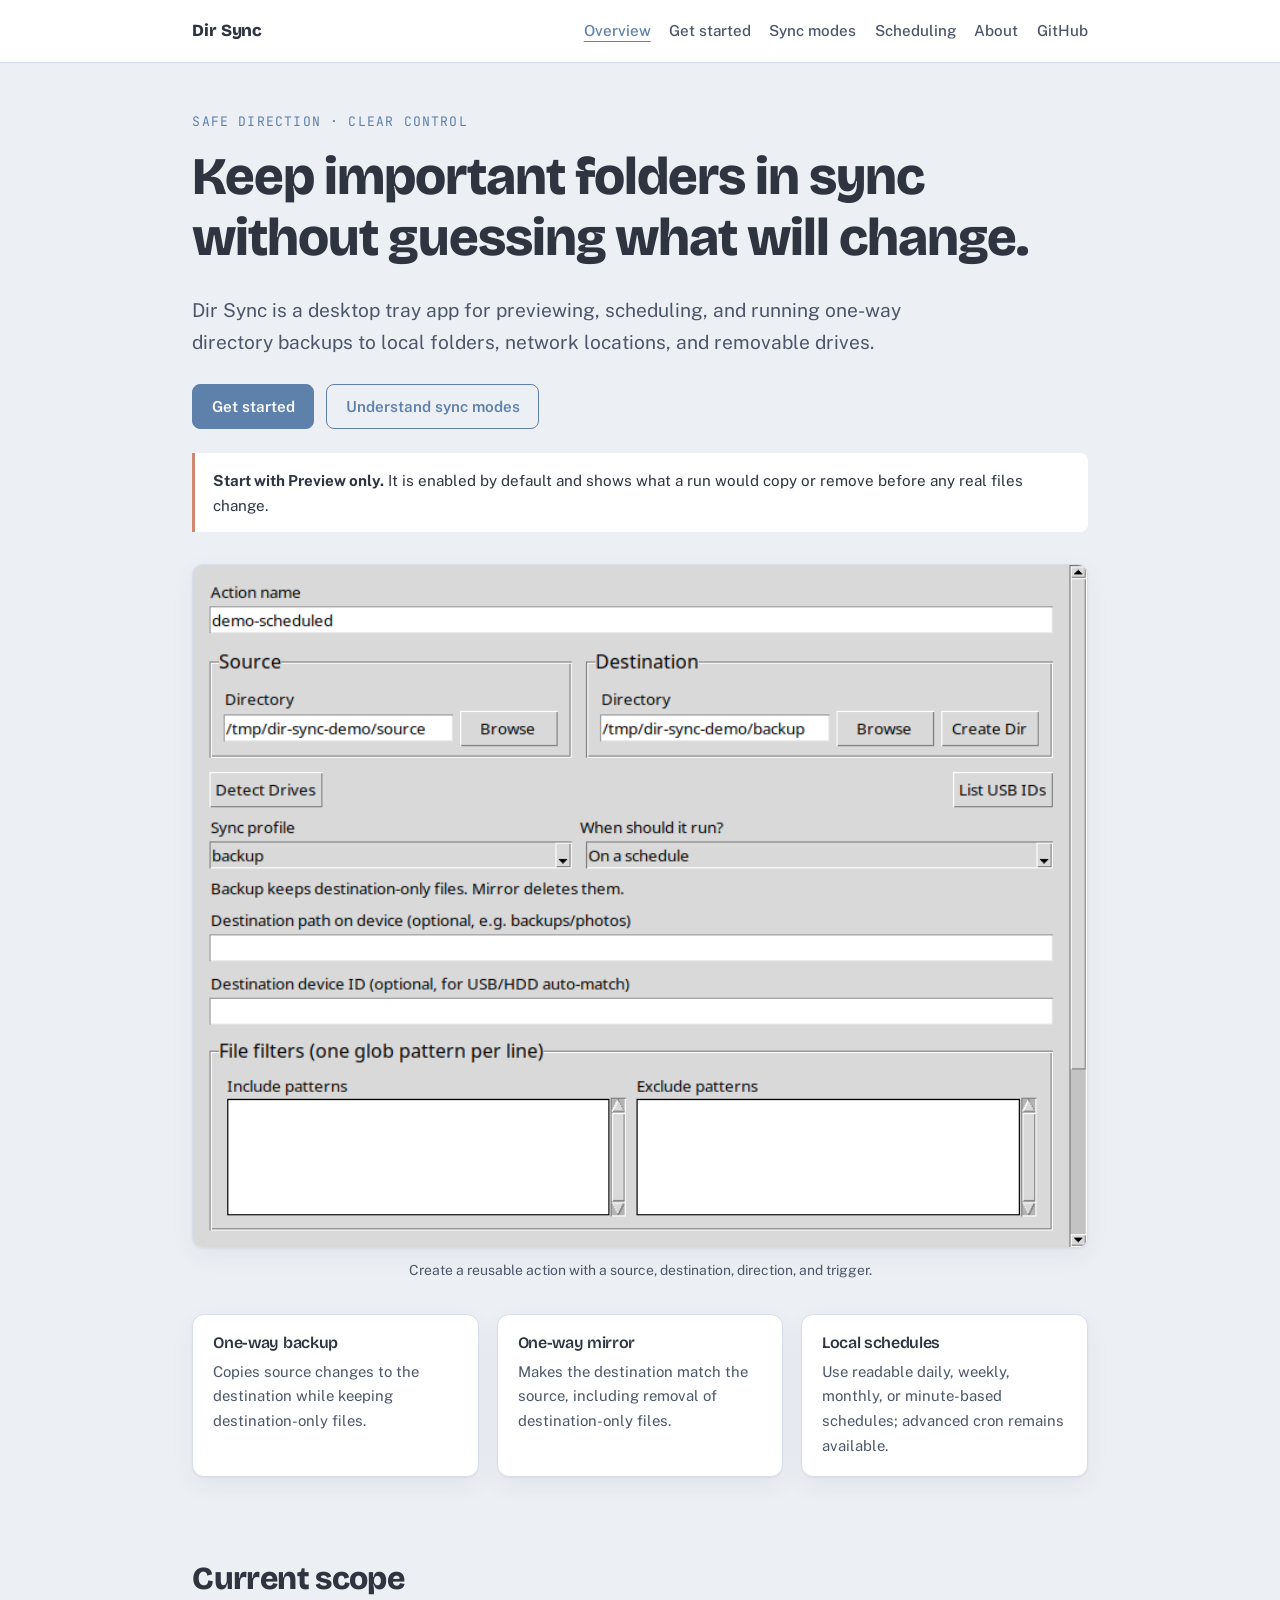
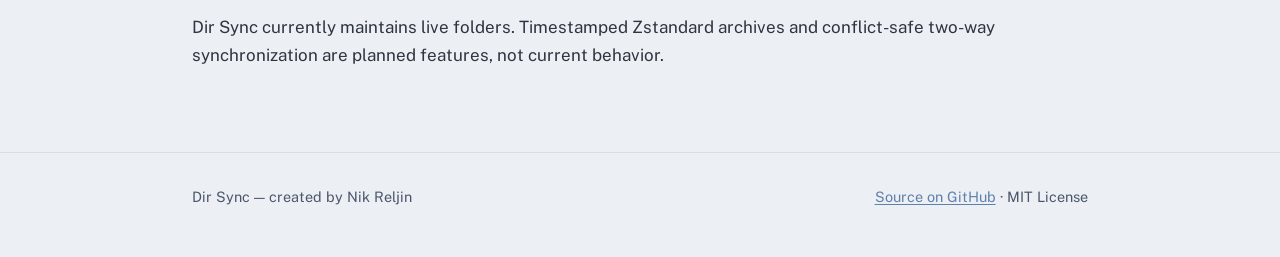
<file: site/index.html>
<!doctype html><html lang="en"><head><meta charset="utf-8"><meta name="viewport" content="width=device-width,initial-scale=1"><title>Dir Sync — safe directory backup</title><meta name="description" content="A desktop companion for safe directory backups and scheduled synchronization."><link rel="preconnect" href="https://fonts.googleapis.com"><link rel="preconnect" href="https://fonts.gstatic.com" crossorigin><link href="https://fonts.googleapis.com/css2?family=Bricolage+Grotesque:opsz,wght@12..96,600;12..96,800&family=JetBrains+Mono:wght@400;700&family=Public+Sans:wght@400;500;600&display=swap" rel="stylesheet"><link rel="stylesheet" href="style.css"></head><body><a class="skip" href="#main">Skip to content</a><header class="site"><div class="wrap"><a class="brand" href="index.html">Dir Sync</a><nav class="site"><a href="index.html" aria-current="page">Overview</a><a href="getting-started.html">Get started</a><a href="sync-modes.html">Sync modes</a><a href="scheduling.html">Scheduling</a><a href="about.html">About</a><a href="https://github.com/nikolareljin/dir-sync">GitHub</a></nav></div></header><main id="main"><div class="wrap"><div class="hero"><div class="hero-text"><p class="tagline">Safe direction · Clear control</p><h1>Keep important folders in sync without guessing what will change.</h1><p class="lede">Dir Sync is a desktop tray app for previewing, scheduling, and running one-way directory backups to local folders, network locations, and removable drives.</p><div class="actions"><a class="btn btn-primary" href="getting-started.html">Get started</a><a class="btn btn-ghost" href="sync-modes.html">Understand sync modes</a></div></div></div><div class="note"><strong>Start with Preview only.</strong> It is enabled by default and shows what a run would copy or remove before any real files change.</div><figure><img src="assets/screenshots/action-editor.png" alt="Dir Sync action editor using only /tmp/dir-sync-demo paths."><figcaption>Create a reusable action with a source, destination, direction, and trigger.</figcaption></figure><div class="cards"><div class="card"><h3>One-way backup</h3><p>Copies source changes to the destination while keeping destination-only files.</p></div><div class="card"><h3>One-way mirror</h3><p>Makes the destination match the source, including removal of destination-only files.</p></div><div class="card"><h3>Local schedules</h3><p>Use readable daily, weekly, monthly, or minute-based schedules; advanced cron remains available.</p></div></div><h2>Current scope</h2><p>Dir Sync currently maintains live folders. Timestamped Zstandard archives and conflict-safe two-way synchronization are planned features, not current behavior.</p></div></main><footer class="site"><div class="wrap"><span>Dir Sync — created by Nik Reljin</span><span><a href="https://github.com/nikolareljin/dir-sync">Source on GitHub</a> · MIT License</span></div></footer><script src="copy.js" defer></script></body></html>
</file>
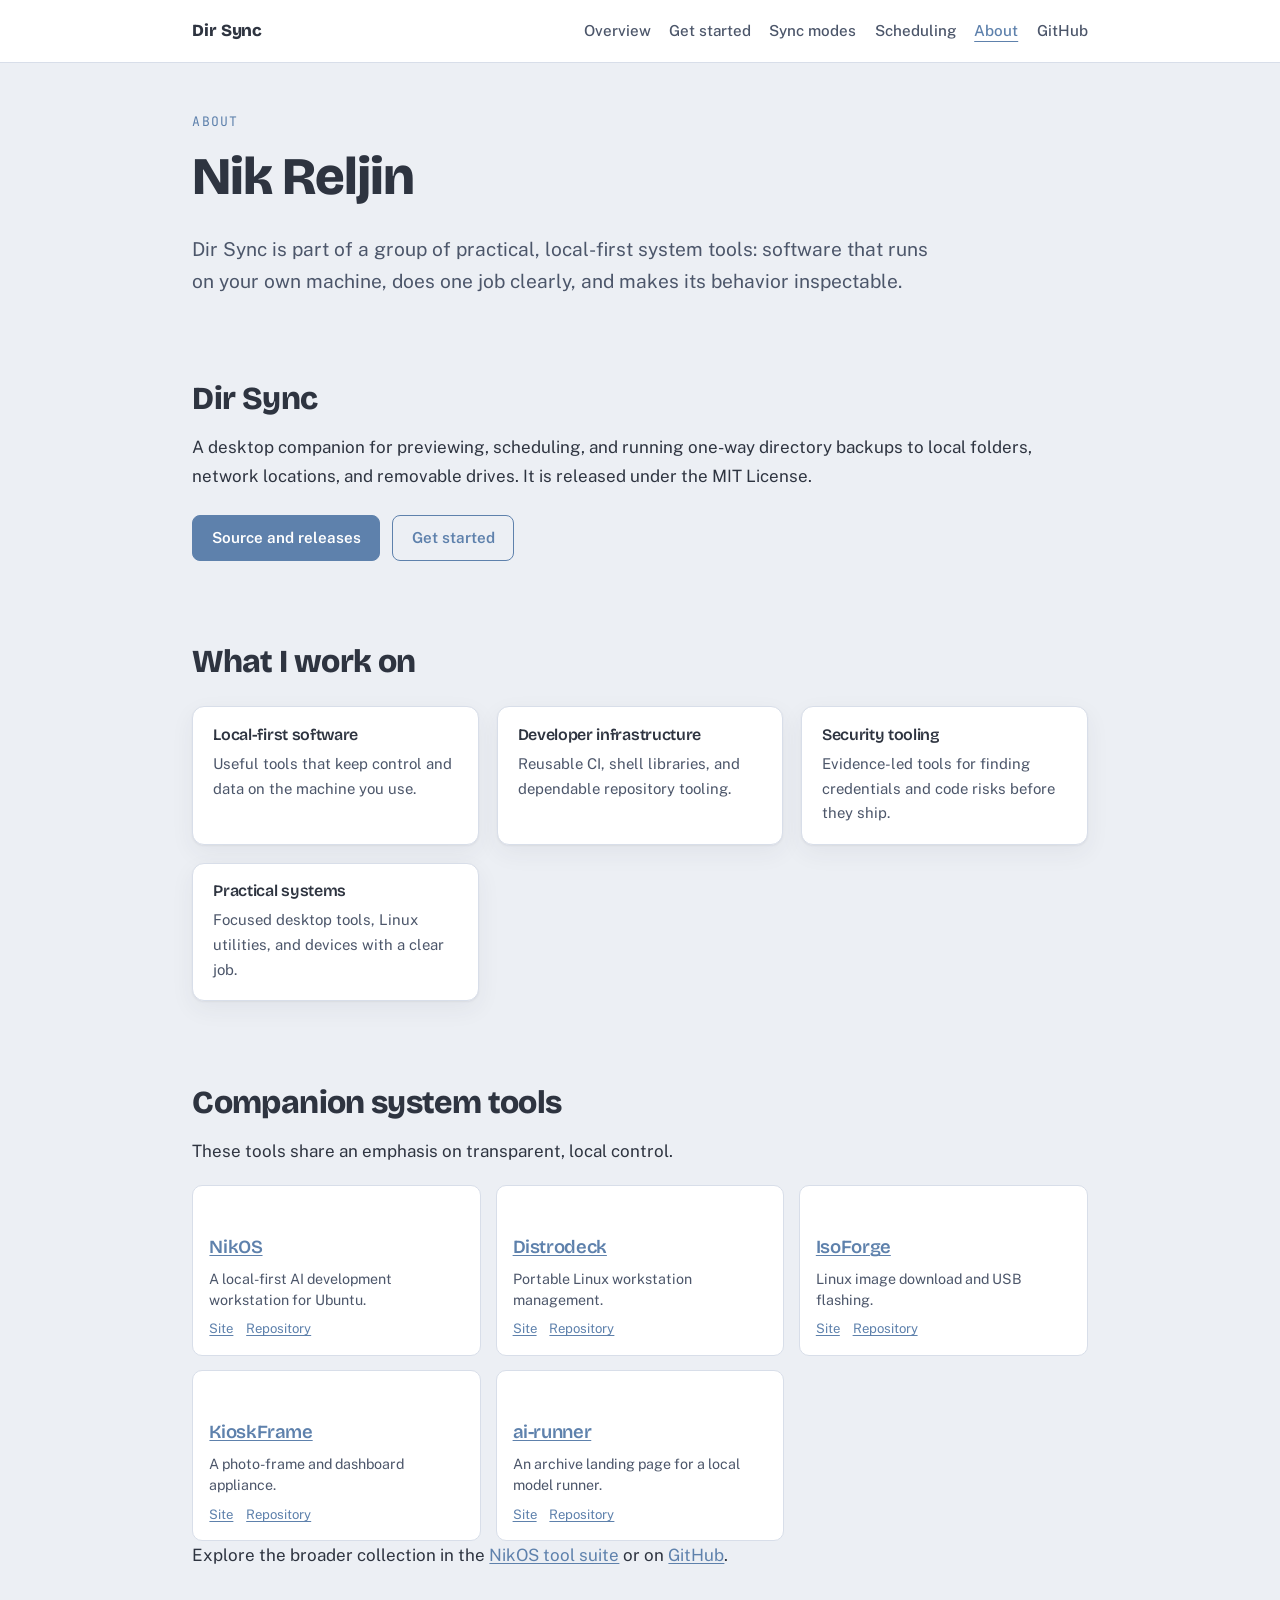
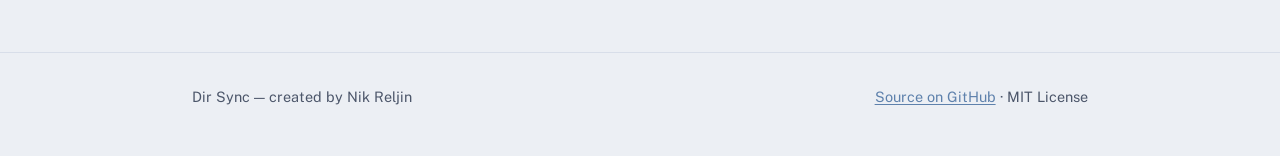
<file: site/about.html>
<!doctype html>
<html lang="en">
<head>
  <meta charset="utf-8">
  <meta name="viewport" content="width=device-width,initial-scale=1">
  <meta name="description" content="About Dir Sync and Nik Reljin's local-first system tools.">
  <title>About — Dir Sync</title>
  <link rel="preconnect" href="https://fonts.googleapis.com">
  <link rel="preconnect" href="https://fonts.gstatic.com" crossorigin>
  <link href="https://fonts.googleapis.com/css2?family=Bricolage+Grotesque:opsz,wght@12..96,600;12..96,800&family=JetBrains+Mono:wght@400;700&family=Public+Sans:wght@400;500;600&display=swap" rel="stylesheet">
  <link rel="stylesheet" href="style.css">
</head>
<body>
<a class="skip" href="#main">Skip to content</a>
<header class="site"><div class="wrap">
  <a class="brand" href="index.html">Dir Sync</a>
  <nav class="site">
    <a href="index.html">Overview</a><a href="getting-started.html">Get started</a><a href="sync-modes.html">Sync modes</a><a href="scheduling.html">Scheduling</a><a href="about.html" aria-current="page">About</a><a href="https://github.com/nikolareljin/dir-sync">GitHub</a>
  </nav>
</div></header>
<main id="main"><div class="wrap">
  <p class="tagline">About</p>
  <h1>Nik Reljin</h1>
  <p class="lede">Dir Sync is part of a group of practical, local-first system tools: software that runs on your own machine, does one job clearly, and makes its behavior inspectable.</p>

  <h2>Dir Sync</h2>
  <p>A desktop companion for previewing, scheduling, and running one-way directory backups to local folders, network locations, and removable drives. It is released under the MIT License.</p>
  <div class="actions"><a class="btn btn-primary" href="https://github.com/nikolareljin/dir-sync">Source and releases</a><a class="btn btn-ghost" href="getting-started.html">Get started</a></div>

  <h2>What I work on</h2>
  <div class="cards">
    <div class="card"><h3>Local-first software</h3><p>Useful tools that keep control and data on the machine you use.</p></div>
    <div class="card"><h3>Developer infrastructure</h3><p>Reusable CI, shell libraries, and dependable repository tooling.</p></div>
    <div class="card"><h3>Security tooling</h3><p>Evidence-led tools for finding credentials and code risks before they ship.</p></div>
    <div class="card"><h3>Practical systems</h3><p>Focused desktop tools, Linux utilities, and devices with a clear job.</p></div>
  </div>

  <h2>Companion system tools</h2>
  <p>These tools share an emphasis on transparent, local control.</p>
  <div class="repo-grid">
    <div class="repo"><h3><a href="https://nikolareljin.github.io/nikos/">NikOS</a></h3><p>A local-first AI development workstation for Ubuntu.</p><div class="links"><a href="https://nikolareljin.github.io/nikos/">Site</a> <a href="https://github.com/nikolareljin/nikos">Repository</a></div></div>
    <div class="repo"><h3><a href="https://nikolareljin.github.io/distrodeck/">Distrodeck</a></h3><p>Portable Linux workstation management.</p><div class="links"><a href="https://nikolareljin.github.io/distrodeck/">Site</a> <a href="https://github.com/nikolareljin/distrodeck">Repository</a></div></div>
    <div class="repo"><h3><a href="https://nikolareljin.github.io/iso-forge/">IsoForge</a></h3><p>Linux image download and USB flashing.</p><div class="links"><a href="https://nikolareljin.github.io/iso-forge/">Site</a> <a href="https://github.com/nikolareljin/iso-forge">Repository</a></div></div>
    <div class="repo"><h3><a href="https://nikolareljin.github.io/kiosk-frame/">KioskFrame</a></h3><p>A photo-frame and dashboard appliance.</p><div class="links"><a href="https://nikolareljin.github.io/kiosk-frame/">Site</a> <a href="https://github.com/nikolareljin/kiosk-frame">Repository</a></div></div>
    <div class="repo"><h3><a href="https://nikolareljin.github.io/ai-runner/">ai-runner</a></h3><p>An archive landing page for a local model runner.</p><div class="links"><a href="https://nikolareljin.github.io/ai-runner/">Site</a> <a href="https://github.com/nikolareljin/ai-runner">Repository</a></div></div>
  </div>

  <p>Explore the broader collection in the <a href="https://nikolareljin.github.io/nikos/about.html#tool-suite">NikOS tool suite</a> or on <a href="https://github.com/nikolareljin">GitHub</a>.</p>
</div></main>
<footer class="site"><div class="wrap"><span>Dir Sync — created by Nik Reljin</span><span><a href="https://github.com/nikolareljin/dir-sync">Source on GitHub</a> · MIT License</span></div></footer>
<script src="copy.js" defer></script>
</body>
</html>
</file>
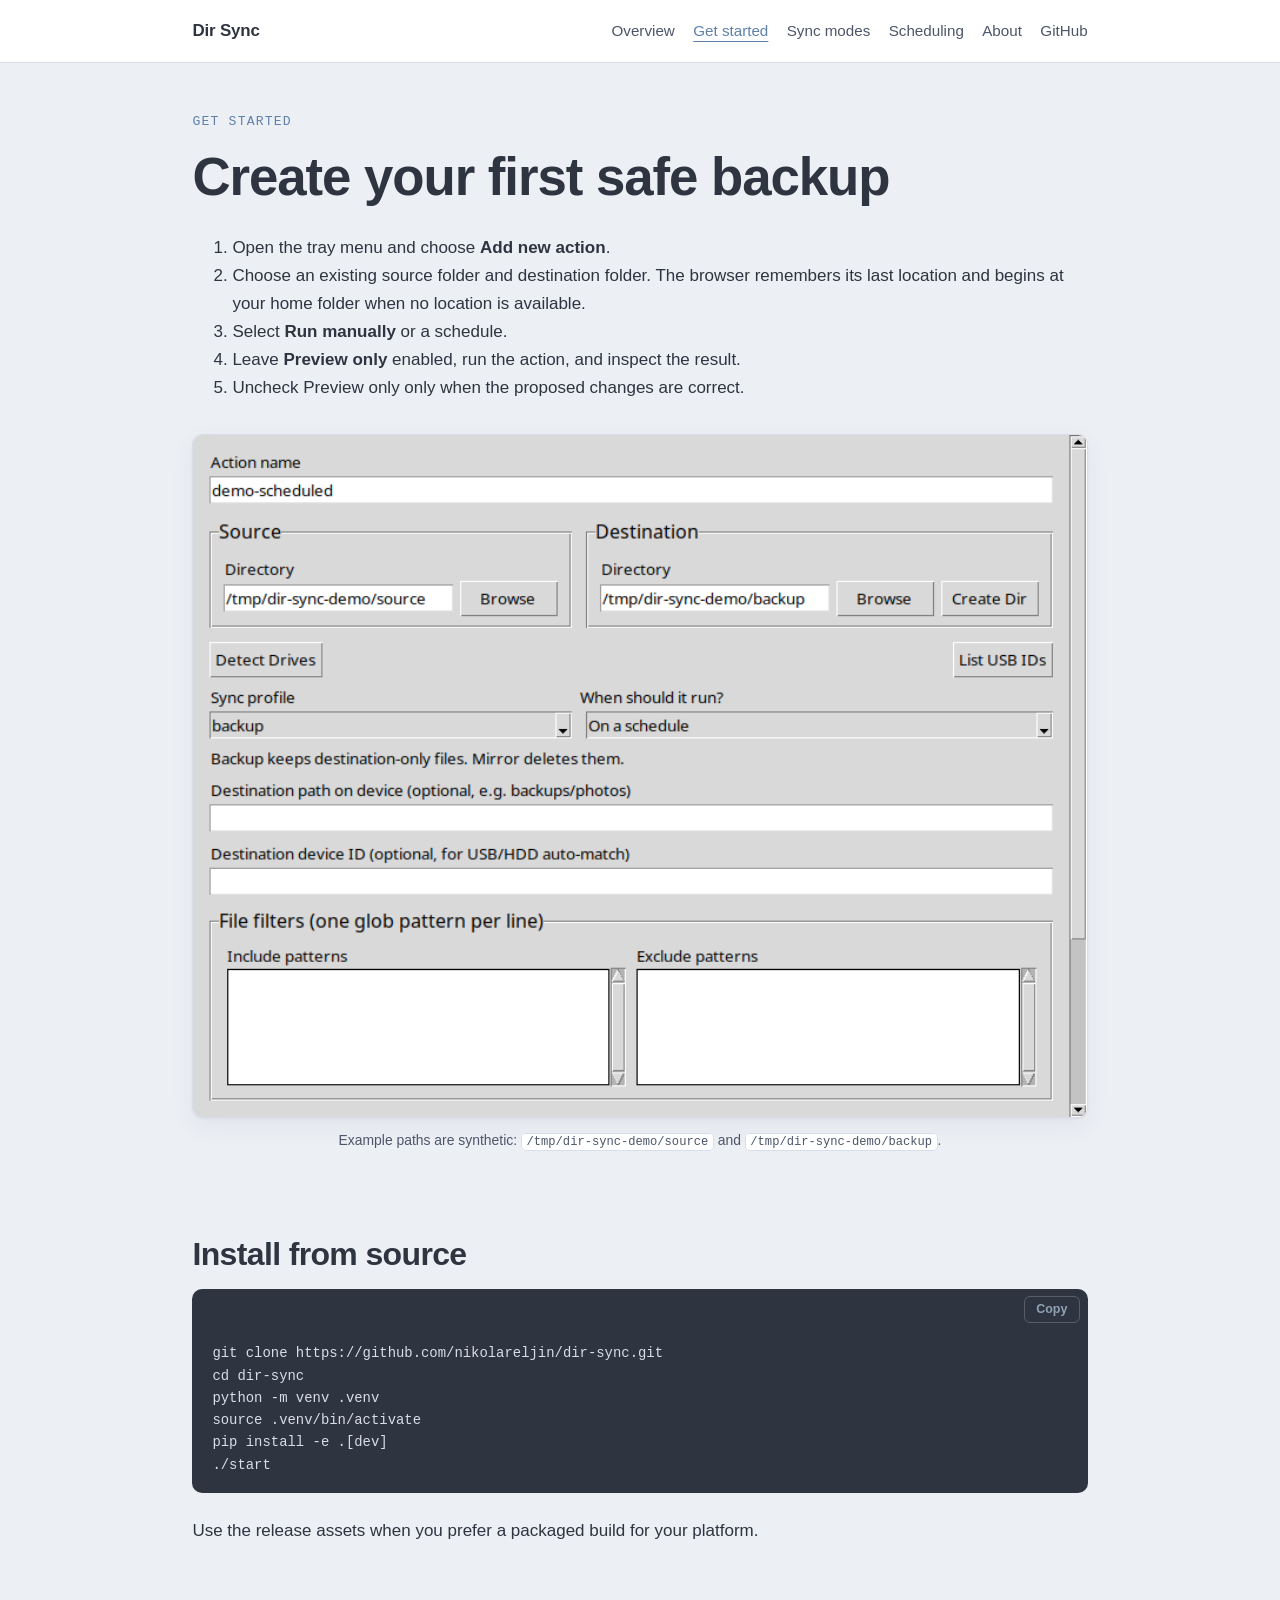
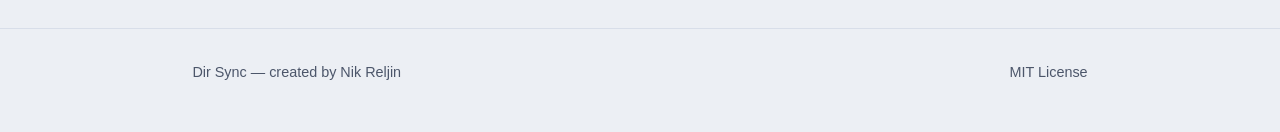
<file: site/getting-started.html>
<!doctype html><html lang="en"><head><meta charset="utf-8"><meta name="viewport" content="width=device-width,initial-scale=1"><title>Get started — Dir Sync</title><link rel="stylesheet" href="style.css"></head><body><a class="skip" href="#main">Skip to content</a><header class="site"><div class="wrap"><a class="brand" href="index.html">Dir Sync</a><nav class="site"><a href="index.html">Overview</a><a href="getting-started.html" aria-current="page">Get started</a><a href="sync-modes.html">Sync modes</a><a href="scheduling.html">Scheduling</a><a href="about.html">About</a><a href="https://github.com/nikolareljin/dir-sync">GitHub</a></nav></div></header><main id="main"><div class="wrap"><p class="tagline">Get started</p><h1>Create your first safe backup</h1><ol><li>Open the tray menu and choose <strong>Add new action</strong>.</li><li>Choose an existing source folder and destination folder. The browser remembers its last location and begins at your home folder when no location is available.</li><li>Select <strong>Run manually</strong> or a schedule.</li><li>Leave <strong>Preview only</strong> enabled, run the action, and inspect the result.</li><li>Uncheck Preview only only when the proposed changes are correct.</li></ol><figure><img src="assets/screenshots/action-editor.png" alt="A new backup action with source and destination under /tmp/dir-sync-demo."><figcaption>Example paths are synthetic: <code>/tmp/dir-sync-demo/source</code> and <code>/tmp/dir-sync-demo/backup</code>.</figcaption></figure><h2>Install from source</h2><pre><code>git clone https://github.com/nikolareljin/dir-sync.git
cd dir-sync
python -m venv .venv
source .venv/bin/activate
pip install -e .[dev]
./start</code></pre><p>Use the release assets when you prefer a packaged build for your platform.</p></div></main><footer class="site"><div class="wrap"><span>Dir Sync — created by Nik Reljin</span><span>MIT License</span></div></footer><script src="copy.js" defer></script></body></html>
</file>
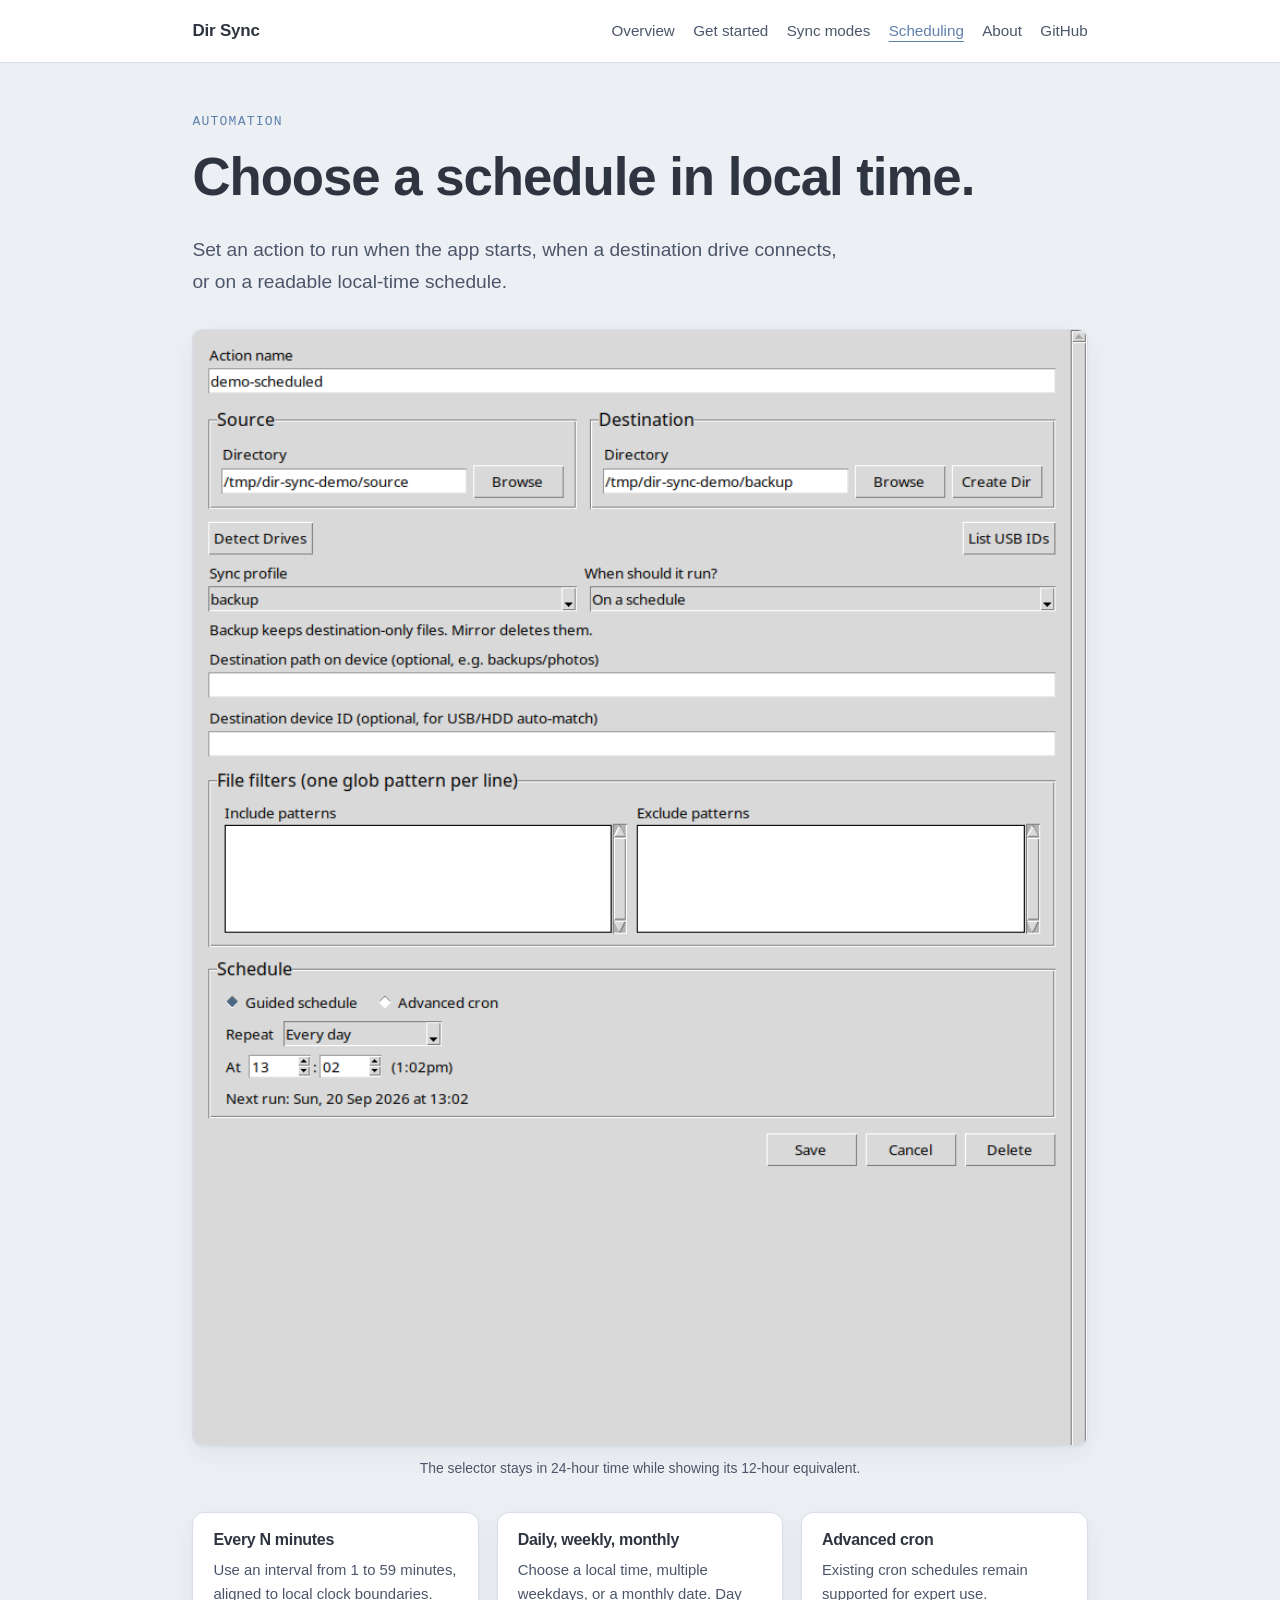
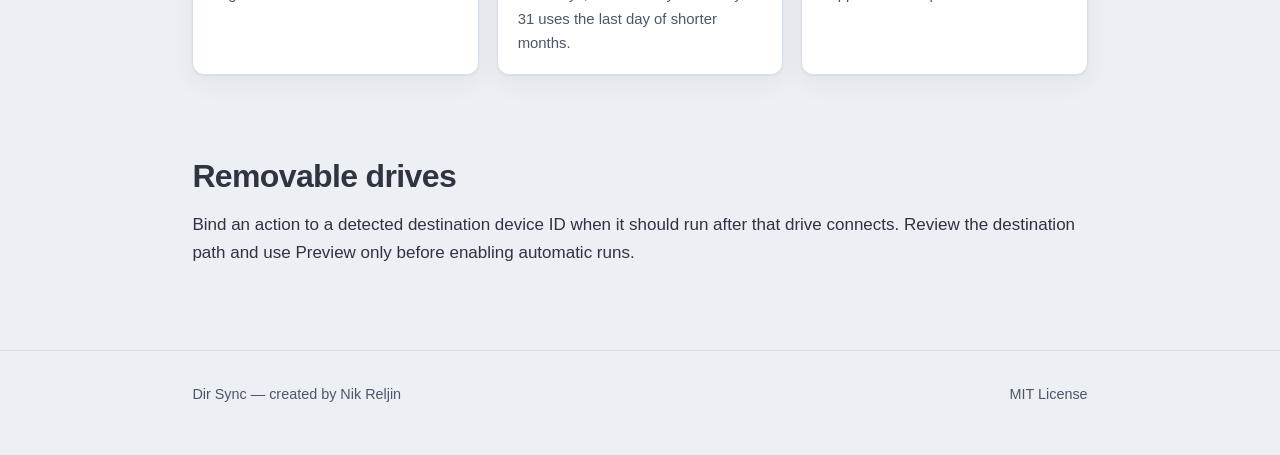
<file: site/scheduling.html>
<!doctype html><html lang="en"><head><meta charset="utf-8"><meta name="viewport" content="width=device-width,initial-scale=1"><title>Scheduling — Dir Sync</title><link rel="stylesheet" href="style.css"></head><body><a class="skip" href="#main">Skip to content</a><header class="site"><div class="wrap"><a class="brand" href="index.html">Dir Sync</a><nav class="site"><a href="index.html">Overview</a><a href="getting-started.html">Get started</a><a href="sync-modes.html">Sync modes</a><a href="scheduling.html" aria-current="page">Scheduling</a><a href="about.html">About</a><a href="https://github.com/nikolareljin/dir-sync">GitHub</a></nav></div></header><main id="main"><div class="wrap"><p class="tagline">Automation</p><h1>Choose a schedule in local time.</h1><p class="lede">Set an action to run when the app starts, when a destination drive connects, or on a readable local-time schedule.</p><figure><img src="assets/screenshots/schedule-editor.png" alt="Guided daily schedule using 13:02 with the 1:02pm hint and only /tmp paths."><figcaption>The selector stays in 24-hour time while showing its 12-hour equivalent.</figcaption></figure><div class="cards"><div class="card"><h3>Every N minutes</h3><p>Use an interval from 1 to 59 minutes, aligned to local clock boundaries.</p></div><div class="card"><h3>Daily, weekly, monthly</h3><p>Choose a local time, multiple weekdays, or a monthly date. Day 31 uses the last day of shorter months.</p></div><div class="card"><h3>Advanced cron</h3><p>Existing cron schedules remain supported for expert use.</p></div></div><h2>Removable drives</h2><p>Bind an action to a detected destination device ID when it should run after that drive connects. Review the destination path and use Preview only before enabling automatic runs.</p></div></main><footer class="site"><div class="wrap"><span>Dir Sync — created by Nik Reljin</span><span>MIT License</span></div></footer></body></html>
</file>
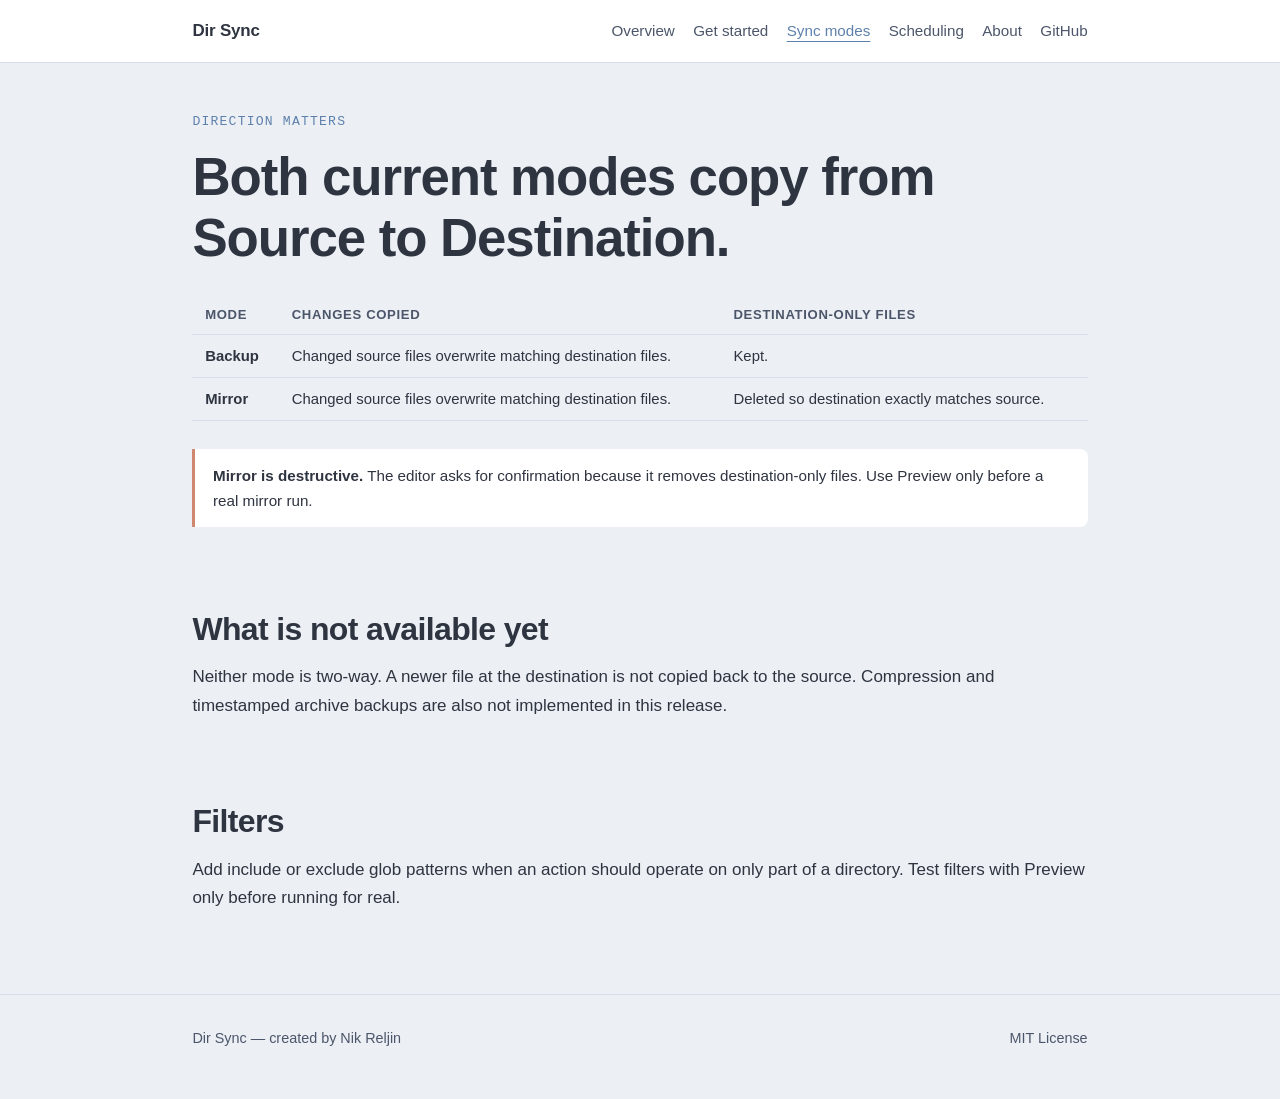
<file: site/sync-modes.html>
<!doctype html><html lang="en"><head><meta charset="utf-8"><meta name="viewport" content="width=device-width,initial-scale=1"><title>Sync modes — Dir Sync</title><link rel="stylesheet" href="style.css"></head><body><a class="skip" href="#main">Skip to content</a><header class="site"><div class="wrap"><a class="brand" href="index.html">Dir Sync</a><nav class="site"><a href="index.html">Overview</a><a href="getting-started.html">Get started</a><a href="sync-modes.html" aria-current="page">Sync modes</a><a href="scheduling.html">Scheduling</a><a href="about.html">About</a><a href="https://github.com/nikolareljin/dir-sync">GitHub</a></nav></div></header><main id="main"><div class="wrap"><p class="tagline">Direction matters</p><h1>Both current modes copy from Source to Destination.</h1><div class="table-scroll"><table><thead><tr><th>Mode</th><th>Changes copied</th><th>Destination-only files</th></tr></thead><tbody><tr><td><strong>Backup</strong></td><td>Changed source files overwrite matching destination files.</td><td>Kept.</td></tr><tr><td><strong>Mirror</strong></td><td>Changed source files overwrite matching destination files.</td><td>Deleted so destination exactly matches source.</td></tr></tbody></table></div><div class="note"><strong>Mirror is destructive.</strong> The editor asks for confirmation because it removes destination-only files. Use Preview only before a real mirror run.</div><h2>What is not available yet</h2><p>Neither mode is two-way. A newer file at the destination is not copied back to the source. Compression and timestamped archive backups are also not implemented in this release.</p><h2>Filters</h2><p>Add include or exclude glob patterns when an action should operate on only part of a directory. Test filters with Preview only before running for real.</p></div></main><footer class="site"><div class="wrap"><span>Dir Sync — created by Nik Reljin</span><span>MIT License</span></div></footer></body></html>
</file>
<file: site/style.css>
/* Dir Sync documentation site styles. Nord-derived palette, matching the desktop theme the
   installer applies. Light and dark are both first-class; the dark values are
   the Nord polar-night set. */

:root {
  --paper: #ECEFF4;
  --paper-raised: #FFFFFF;
  --ink: #2E3440;
  --ink-soft: #4C566A;
  --rule: #D8DEE9;
  --frost: #5E81AC;
  --frost-bright: #88C0D0;
  --aurora-green: #A3BE8C;
  --aurora-amber: #D08770;
  --terminal: #2E3440;
  --terminal-ink: #D8DEE9;
  --dim: #8FA1B3;
  --shadow: 0 1px 2px rgba(46, 52, 64, .06), 0 8px 24px rgba(46, 52, 64, .06);
}

@media (prefers-color-scheme: dark) {
  :root {
    --paper: #2E3440;
    --paper-raised: #3B4252;
    --ink: #ECEFF4;
    --ink-soft: #C1C9D6;
    --rule: #434C5E;
    --frost: #88C0D0;
    --frost-bright: #8FBCBB;
    --aurora-green: #A3BE8C;
    --aurora-amber: #EBCB8B;
    --terminal: #242933;
    --terminal-ink: #D8DEE9;
    --dim: #7B8794;
    --shadow: 0 1px 2px rgba(0, 0, 0, .3), 0 8px 24px rgba(0, 0, 0, .28);
  }
}

* { box-sizing: border-box; }

body {
  margin: 0;
  background: var(--paper);
  color: var(--ink);
  font-family: "Public Sans", -apple-system, BlinkMacSystemFont, "Segoe UI", Roboto, Helvetica, Arial, sans-serif;
  font-size: 17px;
  line-height: 1.65;
  -webkit-font-smoothing: antialiased;
}

h1, h2, h3 {
  font-family: "Bricolage Grotesque", "Public Sans", -apple-system, BlinkMacSystemFont, Helvetica, Arial, sans-serif;
  font-weight: 800;
  line-height: 1.15;
  letter-spacing: -.02em;
  margin: 0 0 .5em;
}

h1 { font-size: clamp(2.1rem, 5vw, 3.3rem); }
h2 { font-size: clamp(1.5rem, 3vw, 2rem); margin-top: 2.6em; }
h3 { font-size: 1.16rem; font-weight: 600; margin-top: 2em; }

p { margin: 0 0 1.1em; }
a { color: var(--frost); text-decoration-thickness: 1px; text-underline-offset: 2px; }
a:hover { color: var(--frost-bright); }

code, kbd, pre {
  font-family: "JetBrains Mono", ui-monospace, SFMono-Regular, Menlo, Consolas, monospace;
}

code {
  font-size: .87em;
  background: var(--paper-raised);
  border: 1px solid var(--rule);
  border-radius: 4px;
  padding: .1em .38em;
}

pre {
  background: var(--terminal);
  color: var(--terminal-ink);
  border-radius: 10px;
  padding: 1.1rem 1.25rem;
  overflow-x: auto;
  font-size: .87rem;
  line-height: 1.6;
  margin: 0 0 1.4em;
}

pre code { background: none; border: 0; padding: 0; color: inherit; font-size: 1em; }
pre .c { color: var(--dim); }
pre .p { color: var(--frost-bright); }

/* Copy button. The shell and bar are added by copy.js, so without JavaScript
   the code block renders exactly as it did before.

   The button lives in a bar above the code, not floating over it: install
   commands scroll horizontally, and a floating button covers the end of the
   line precisely when someone scrolls across to read it. */
.code-block { margin: 0 0 1.4em; }

.code-bar {
  display: flex;
  justify-content: flex-end;
  align-items: center;
  background: var(--terminal);
  border-radius: 10px 10px 0 0;
  padding: .45rem .5rem .1rem;
}

.code-block pre { border-radius: 0 0 10px 10px; margin: 0; }

.copy-btn {
  font-family: "Public Sans", sans-serif;
  font-size: .78rem;
  font-weight: 600;
  line-height: 1;
  padding: .38rem .7rem;
  border-radius: 6px;
  cursor: pointer;
  color: var(--dim);
  background: transparent;
  border: 1px solid rgba(216, 222, 233, .24);
  transition: color .12s, border-color .12s, background .12s;
}

.copy-btn:hover {
  color: var(--terminal-ink);
  border-color: rgba(216, 222, 233, .5);
  background: rgba(255, 255, 255, .08);
}

.copy-btn:focus-visible { outline: 2px solid var(--frost-bright); outline-offset: 2px; }
.copy-btn[data-state="copied"] { color: var(--aurora-green); border-color: var(--aurora-green); }
.copy-btn[data-state="failed"] { color: var(--aurora-amber); border-color: var(--aurora-amber); }

@media (max-width: 620px) {
  .copy-btn { font-size: .72rem; padding: .32rem .55rem; }
}

/* ── Layout ───────────────────────────────────────────────────────────── */

.wrap { max-width: 940px; margin: 0 auto; padding: 0 1.4rem; }

header.site {
  border-bottom: 1px solid var(--rule);
  background: var(--paper-raised);
  position: sticky;
  top: 0;
  z-index: 10;
}

header.site .wrap {
  display: flex;
  align-items: center;
  gap: 1.4rem;
  min-height: 62px;
  flex-wrap: wrap;
}

.brand {
  display: flex;
  align-items: center;
  gap: .6rem;
  font-family: "Bricolage Grotesque", sans-serif;
  font-weight: 800;
  font-size: 1.06rem;
  color: var(--ink);
  text-decoration: none;
  letter-spacing: -.01em;
}

/* The whisker-menu N, drawn to stay legible small. */
.brand img { width: 21px; height: 21px; }

nav.site { display: flex; gap: 1.15rem; margin-left: auto; flex-wrap: wrap; }
nav.site a { color: var(--ink-soft); text-decoration: none; font-size: .95rem; font-weight: 500; }
nav.site a:hover, nav.site a[aria-current="page"] { color: var(--frost); }
nav.site a[aria-current="page"] { text-decoration: underline; text-underline-offset: 5px; }

main { padding: 3rem 0 4rem; }

footer.site {
  border-top: 1px solid var(--rule);
  color: var(--ink-soft);
  font-size: .9rem;
  padding: 2rem 0 3rem;
}

footer.site .wrap { display: flex; gap: 1rem; flex-wrap: wrap; justify-content: space-between; }

/* ── Components ───────────────────────────────────────────────────────── */

.lede { font-size: 1.2rem; color: var(--ink-soft); max-width: 62ch; }

.tagline {
  font-family: "JetBrains Mono", monospace;
  font-size: .82rem;
  letter-spacing: .09em;
  text-transform: uppercase;
  color: var(--frost);
  margin-bottom: .9rem;
}

.hero { display: flex; gap: 2.5rem; align-items: center; flex-wrap: wrap; }
.hero-text { flex: 1 1 340px; }
.hero-mark { flex: 0 0 150px; }
.hero-mark img { width: 100%; height: auto; }

.actions { display: flex; gap: .75rem; flex-wrap: wrap; margin-top: 1.6rem; }

.btn {
  display: inline-block;
  padding: .58rem 1.15rem;
  border-radius: 8px;
  font-weight: 600;
  font-size: .95rem;
  text-decoration: none;
  border: 1px solid var(--frost);
}

.btn-primary { background: var(--frost); color: var(--paper-raised); }
.btn-primary:hover { background: var(--frost-bright); color: var(--terminal); }
.btn-ghost { color: var(--frost); }
.btn-ghost:hover { background: var(--paper-raised); }

.cards { display: grid; gap: 1.1rem; grid-template-columns: repeat(auto-fit, minmax(240px, 1fr)); margin: 1.6rem 0 0; }

.card {
  background: var(--paper-raised);
  border: 1px solid var(--rule);
  border-radius: 12px;
  padding: 1.15rem 1.25rem;
  box-shadow: var(--shadow);
}

.card h3 { margin-top: 0; font-size: 1rem; }
.card p { margin-bottom: 0; font-size: .93rem; color: var(--ink-soft); }
.card p:last-child { margin-bottom: 0; }

.note {
  border-left: 3px solid var(--aurora-amber);
  background: var(--paper-raised);
  padding: .9rem 1.1rem;
  border-radius: 0 8px 8px 0;
  margin: 1.5rem 0;
  font-size: .95rem;
}

.note strong { color: var(--ink); }

.table-scroll { overflow-x: auto; margin: 0 0 1.6em; }

table { border-collapse: collapse; width: 100%; font-size: .93rem; }
th, td { text-align: left; padding: .55rem .8rem; border-bottom: 1px solid var(--rule); vertical-align: top; }
th { font-weight: 600; color: var(--ink-soft); font-size: .82rem; text-transform: uppercase; letter-spacing: .05em; }
td code { white-space: nowrap; }
tbody tr:hover { background: var(--paper-raised); }

.size { color: var(--ink-soft); font-variant-numeric: tabular-nums; white-space: nowrap; }

figure { margin: 2rem 0; }
figure svg { width: 100%; height: auto; display: block; }

figure img {
  width: 100%;
  height: auto;
  display: block;
  border-radius: 10px;
  border: 1px solid var(--rule);
  box-shadow: var(--shadow);
}
figcaption { font-size: .87rem; color: var(--ink-soft); margin-top: .7rem; text-align: center; }

.repo-grid { display: grid; gap: .9rem; grid-template-columns: repeat(auto-fit, minmax(270px, 1fr)); margin: 1.2rem 0 0; }

.repo {
  border: 1px solid var(--rule);
  background: var(--paper-raised);
  border-radius: 10px;
  padding: .9rem 1rem;
}

.repo h4 { margin: 0 0 .3rem; font-size: .98rem; font-weight: 600; }
.repo h4 a { text-decoration: none; }
.repo p { margin: 0 0 .5rem; font-size: .89rem; color: var(--ink-soft); line-height: 1.5; }
.repo .links { font-size: .82rem; display: flex; gap: .8rem; }

ul.tight { margin: 0 0 1.2em; padding-left: 1.2rem; }
ul.tight li { margin-bottom: .35em; }

.skip {
  position: absolute;
  left: -9999px;
}
.skip:focus {
  left: 1rem;
  top: .6rem;
  background: var(--paper-raised);
  padding: .5rem .9rem;
  border-radius: 6px;
  z-index: 20;
}

@media (max-width: 620px) {
  body { font-size: 16px; }
  main { padding: 2rem 0 3rem; }
  nav.site { gap: .85rem; width: 100%; margin-left: 0; }
}
</file>
